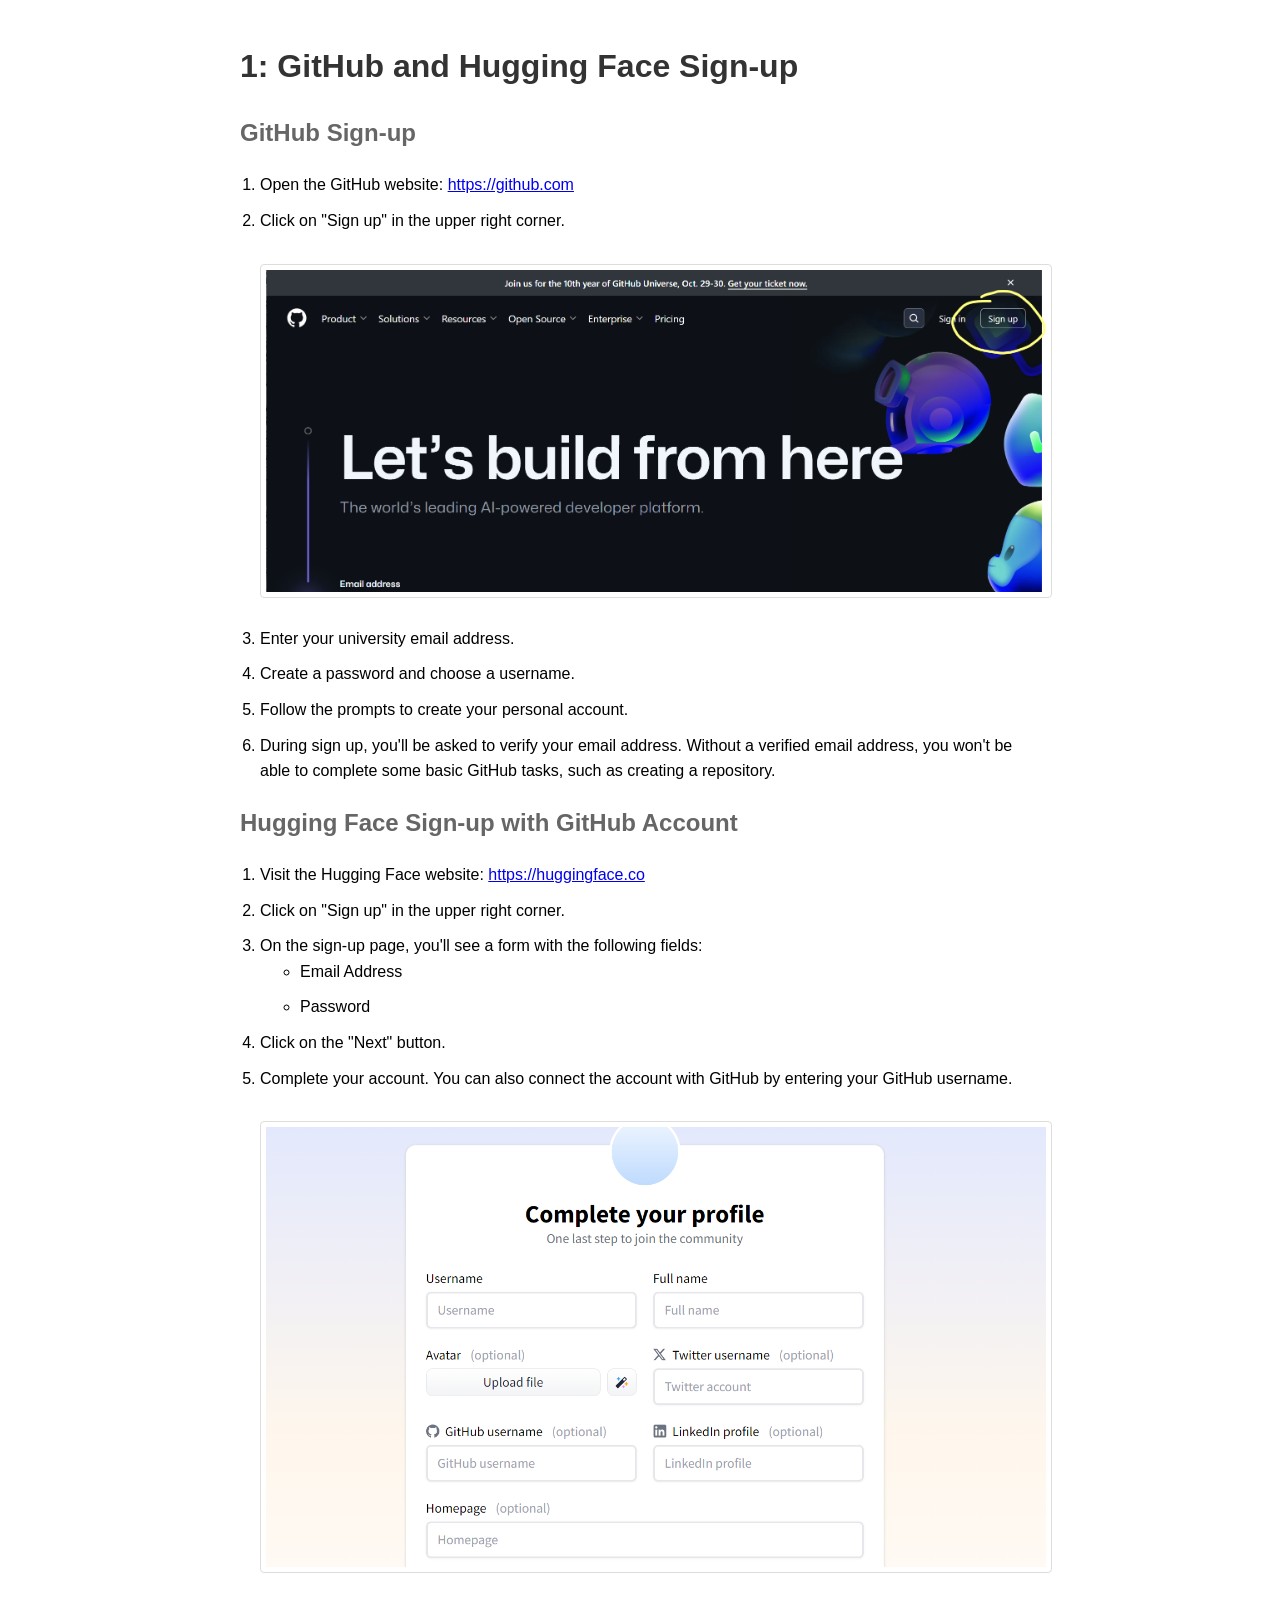
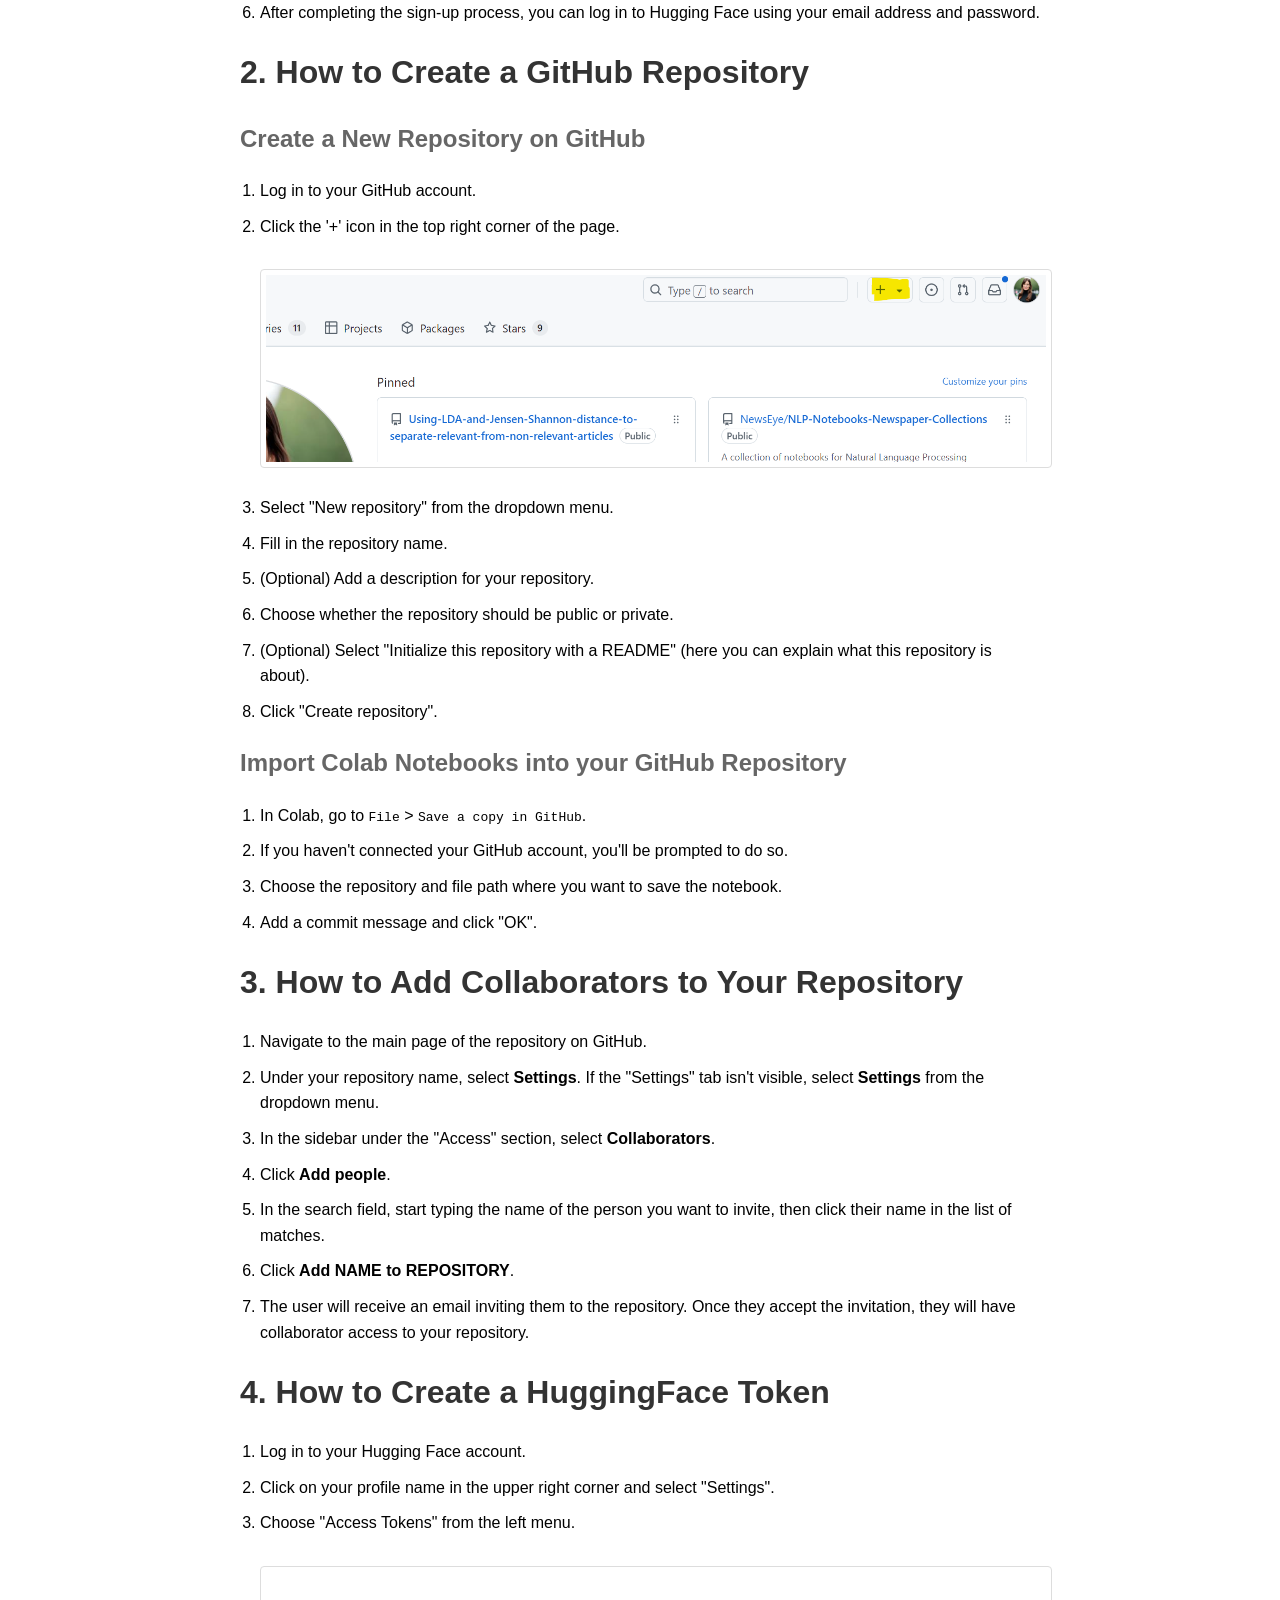
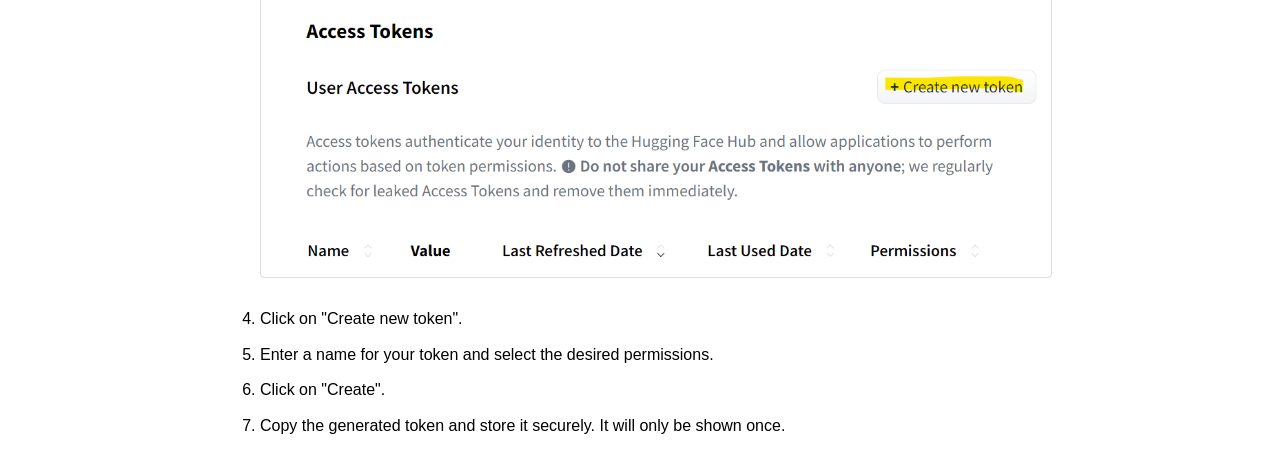
<file: Anleitungen.html>
<!DOCTYPE html>
<html lang="en">
<head>
    <meta charset="UTF-8">
    <meta name="viewport" content="width=device-width, initial-scale=1.0">
    <title>Guide: GitHub and Hugging Face Sign-up</title>
    <style>
        body {
            font-family: Arial, sans-serif;
            line-height: 1.6;
            padding: 20px;
            max-width: 800px;
            margin: 0 auto;
        }
        h1 {
            color: #333;
        }
        h2 {
            color: #666;
        }
        ol {
            padding-left: 20px;
        }
        li {
            margin-bottom: 10px;
        }
        img {
            max-width: 100%;
            height: auto;
            margin: 20px 0;
            border: 1px solid #ddd;
            border-radius: 4px;
            padding: 5px;
        }
        .language-section {
            margin-bottom: 30px;
            padding: 15px;
            background-color: #f8f9fa;
            border-radius: 5px;
        }
    </style>
</head>
<body>
    <h1>1: GitHub and Hugging Face Sign-up</h1>
    
    <h2> GitHub Sign-up</h2>
    <ol>
        <li>Open the GitHub website: <a href="https://github.com">https://github.com</a></li>
        <li>Click on "Sign up" in the upper right corner.</li>
        <img src="Images/githup_signup.png" alt="GitHub Sign-up Page">
        <li>Enter your university email address.</li>
        <li>Create a password and choose a username.</li>
        <li>Follow the prompts to create your personal account.</li>
        <li>During sign up, you'll be asked to verify your email address. Without a verified email address, you won't be able to complete some basic GitHub tasks, such as creating a repository.</li>
    </ol>
    <h2> Hugging Face Sign-up with GitHub Account</h2>
    <ol>
        <li>Visit the Hugging Face website: <a href="https://huggingface.co">https://huggingface.co</a></li>
        <li>Click on "Sign up" in the upper right corner.</li>
        <li>On the sign-up page, you'll see a form with the following fields:
            <ul>
                <li>Email Address</li>
                <li>Password</li>
            </ul>
        </li>
        <li>Click on the "Next" button.</li>
        <li>Complete your account. You can also connect the account with GitHub by entering your GitHub username.</li>
        <img src="Images/hugging_face.png" alt="Hugging Face Sign-up Page">
        <li>After completing the sign-up process, you can log in to Hugging Face using your email address and password.</li>
    </ol>
    
    <h1>2. How to Create a GitHub Repository</h1>

    <h2> Create a New Repository on GitHub</h2>
    <ol>
        <li>Log in to your GitHub account.</li>
        <li>Click the '+' icon in the top right corner of the page.</li>
        <img src="Images/repositpory.png" alt="GitHub Repository">
        <li>Select "New repository" from the dropdown menu.</li>
        <li>Fill in the repository name.</li>
        <li>(Optional) Add a description for your repository.</li>
        <li>Choose whether the repository should be public or private.</li>
        <li>(Optional) Select "Initialize this repository with a README" (here you can explain what this repository is about).</li>
        <li>Click "Create repository".</li>
    </ol>
    <h2> Import Colab Notebooks into your GitHub Repository</h2>
    <ol>
        <li>In Colab, go to <code>File</code> &gt; <code>Save a copy in GitHub</code>.</li>
        <li>If you haven't connected your GitHub account, you'll be prompted to do so.</li>
        <li>Choose the repository and file path where you want to save the notebook.</li>
        <li>Add a commit message and click "OK".</li>
    </ol>

    <h1>3. How to Add Collaborators to Your Repository</h1>
        <ol>
            <li>Navigate to the main page of the repository on GitHub.</li>
            <li>Under your repository name, select <strong>Settings</strong>. If the "Settings" tab isn't visible, select <strong>Settings</strong> from the dropdown menu.</li>
            <li>In the sidebar under the "Access" section, select <strong>Collaborators</strong>.</li>
            <li>Click <strong>Add people</strong>.</li>
            <li>In the search field, start typing the name of the person you want to invite, then click their name in the list of matches.</li>
            <li>Click <strong>Add NAME to REPOSITORY</strong>.</li>
            <li>The user will receive an email inviting them to the repository. Once they accept the invitation, they will have collaborator access to your repository.</li>
        </ol>


    <h1>4. How to Create a HuggingFace Token</h1>

    <ol>
        <li>Log in to your Hugging Face account.</li>
        <li>Click on your profile name in the upper right corner and select "Settings".</li>
        <li>Choose "Access Tokens" from the left menu.</li>
        <img src="Images/token.png" alt="Hugging Face Token Page">
        <li>Click on "Create new token".</li>
        <li>Enter a name for your token and select the desired permissions.</li>
        <li>Click on "Create".</li>
        <li>Copy the generated token and store it securely. It will only be shown once.</li>
    </ol>


    
</body>
</html>
</file>
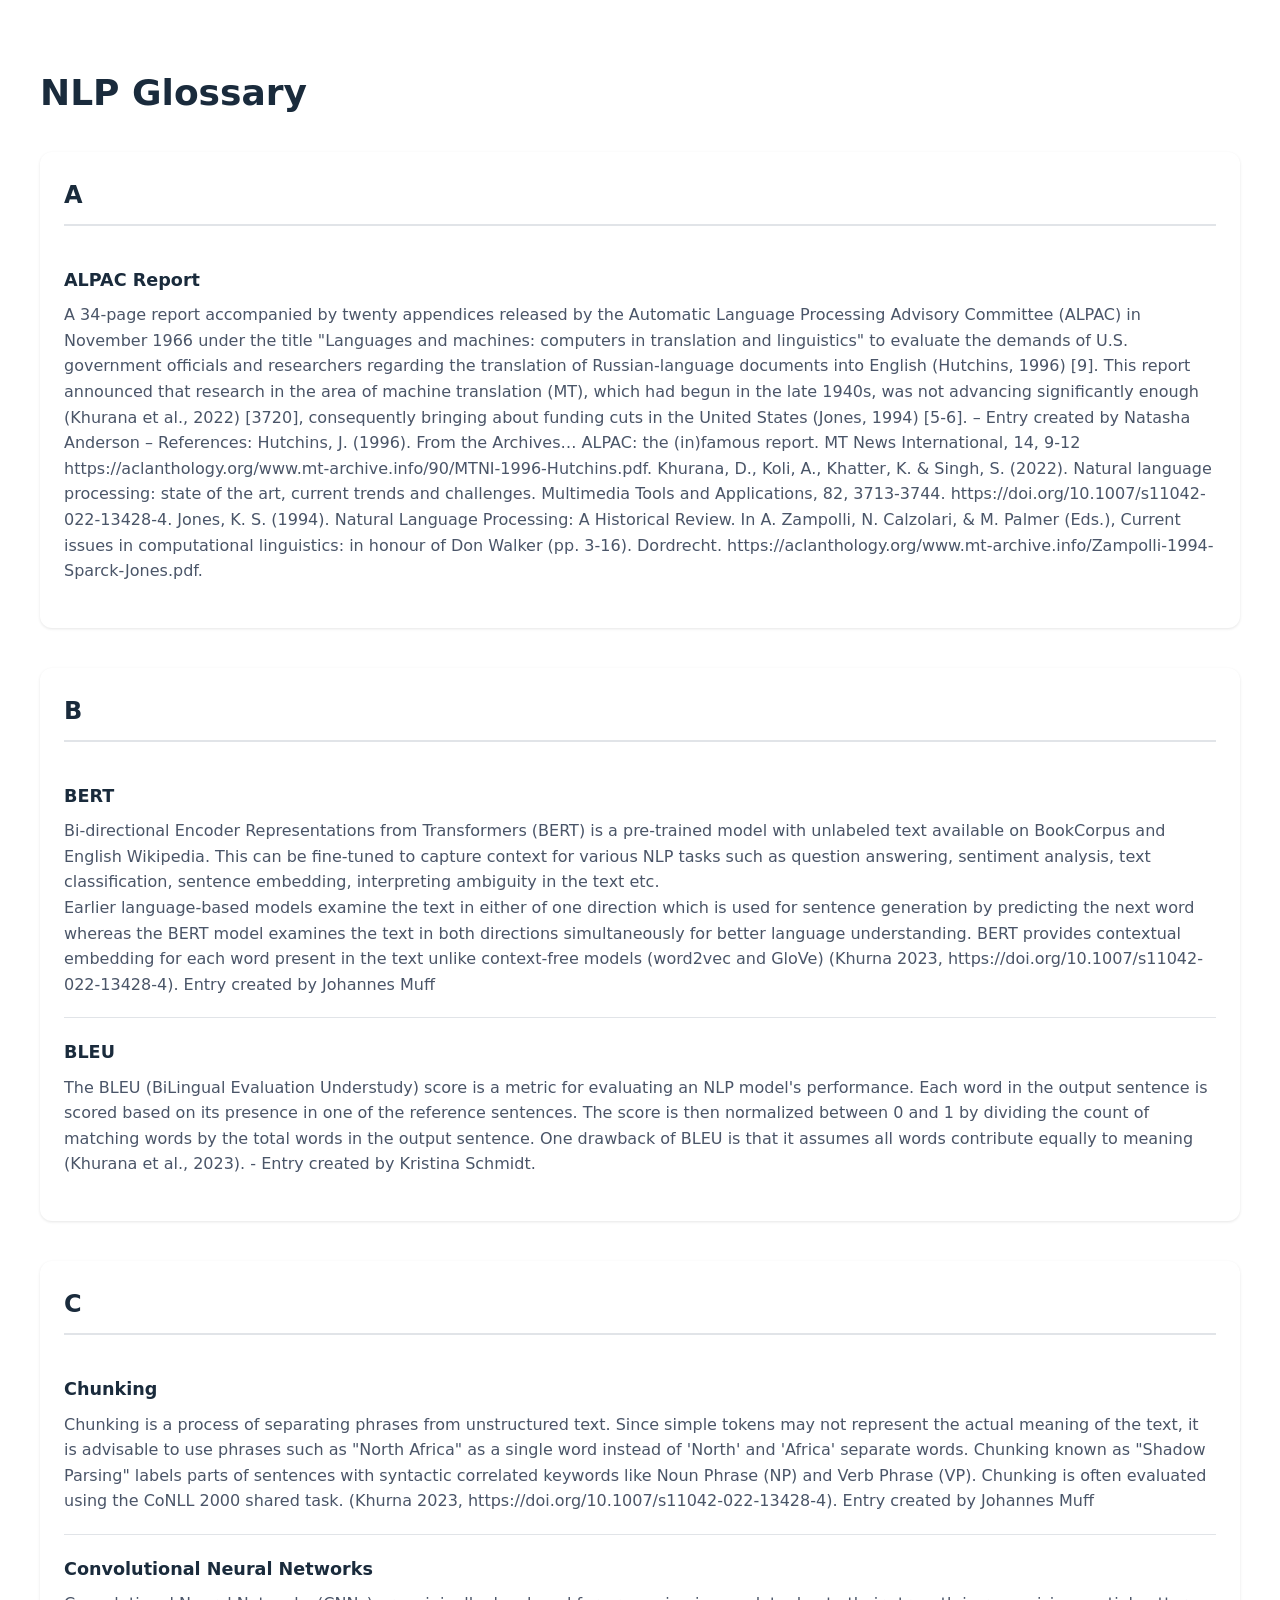
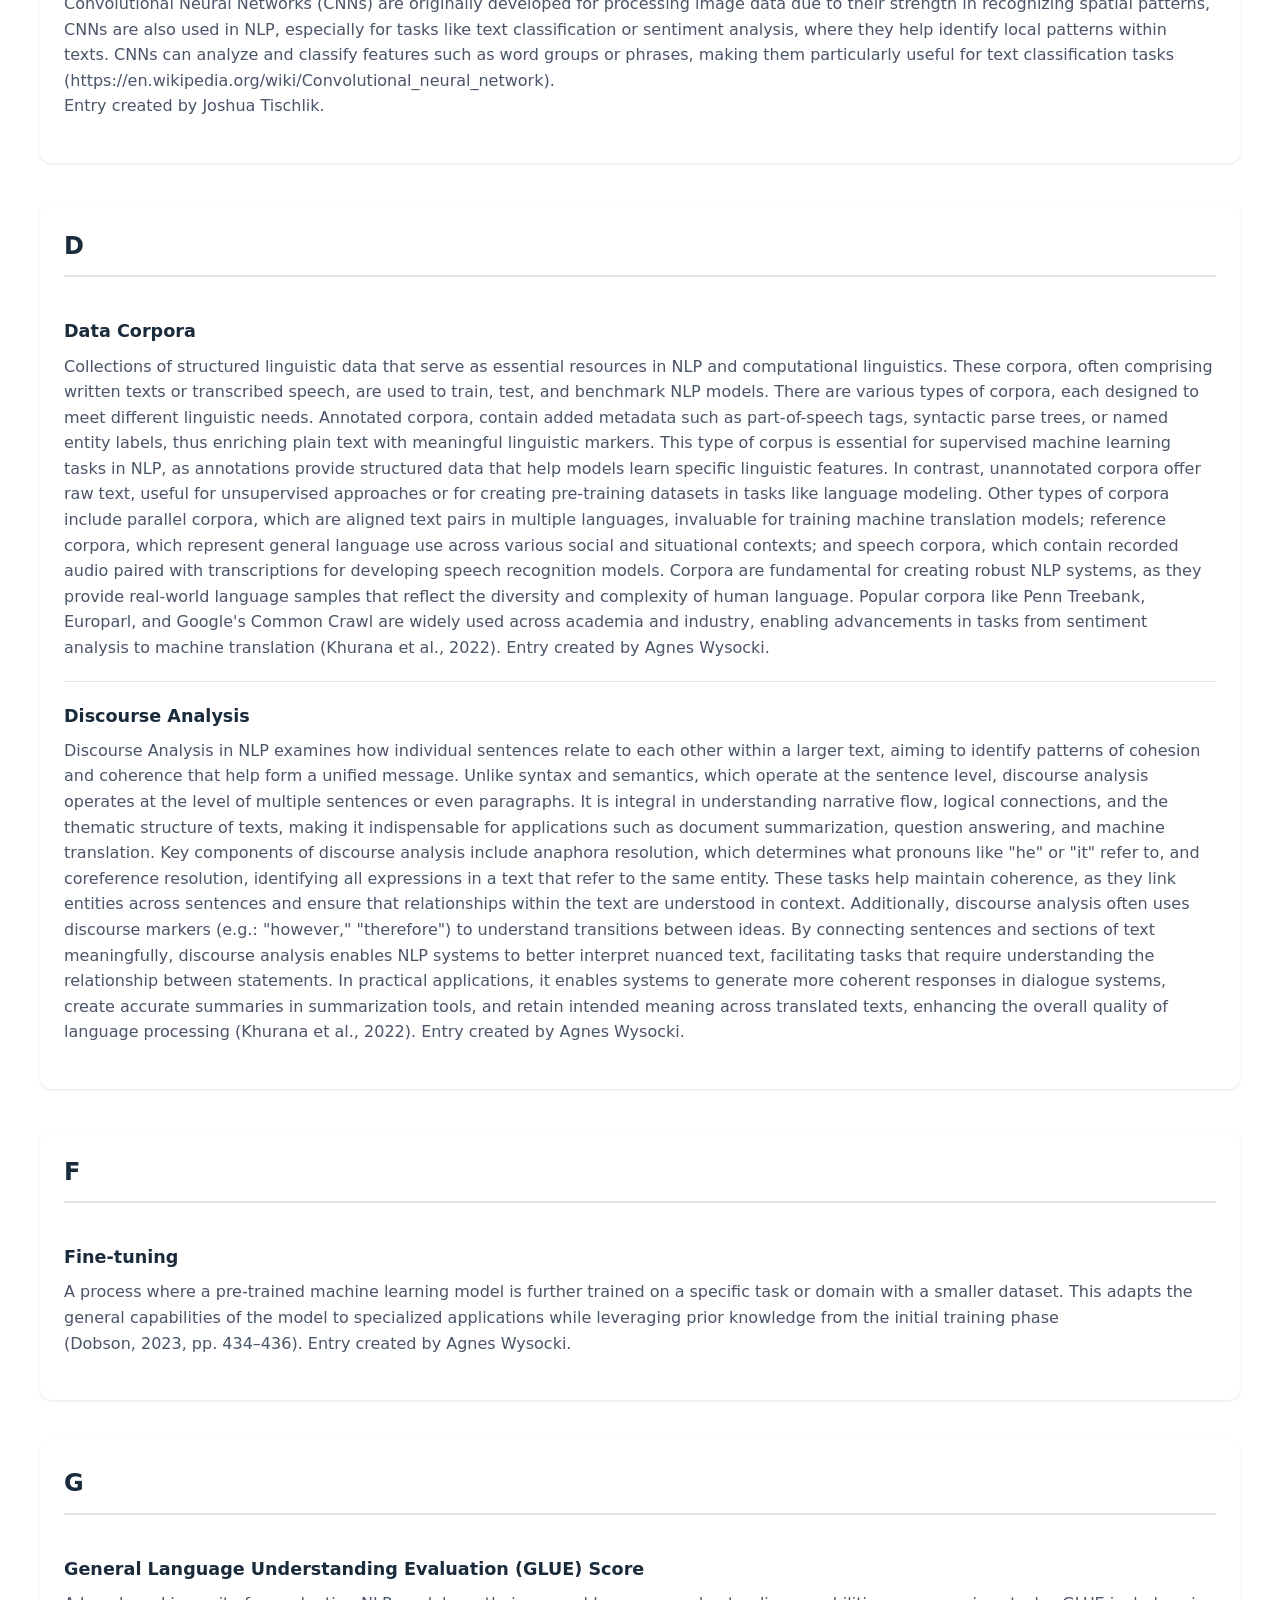
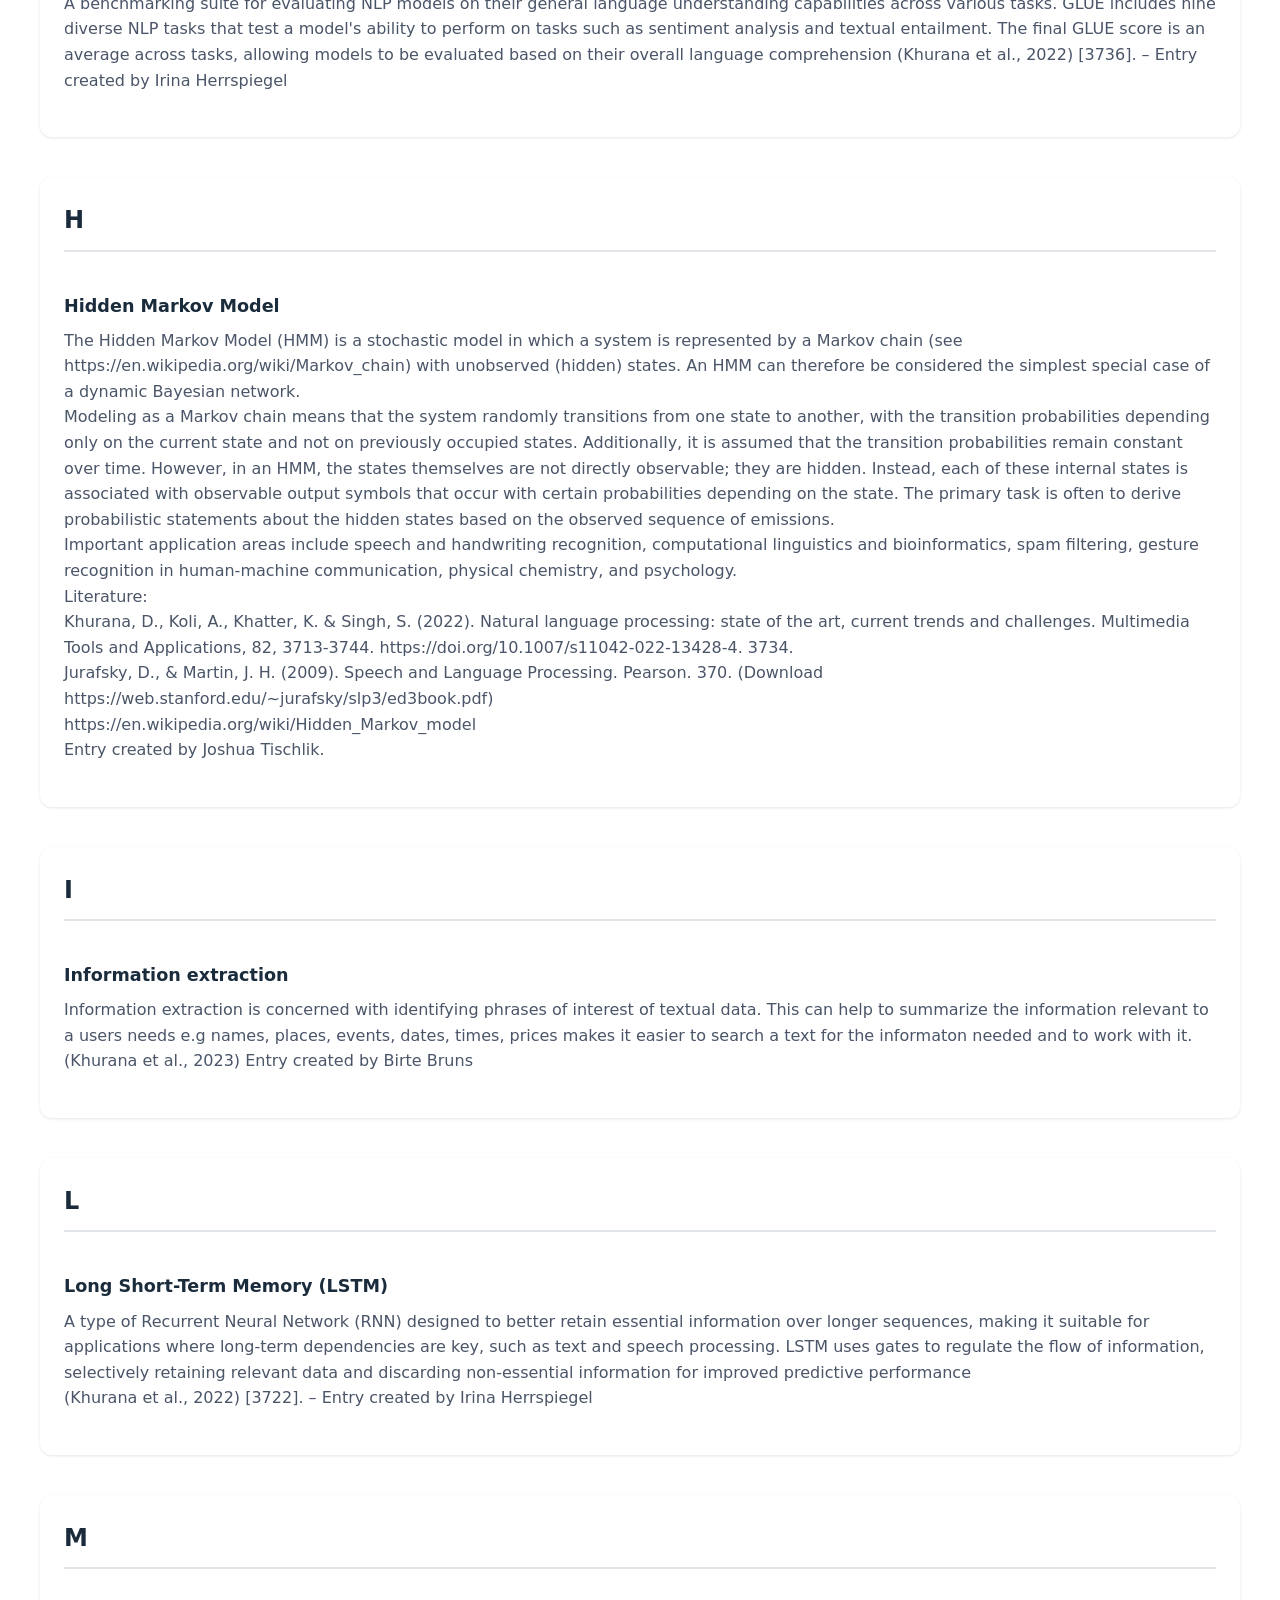
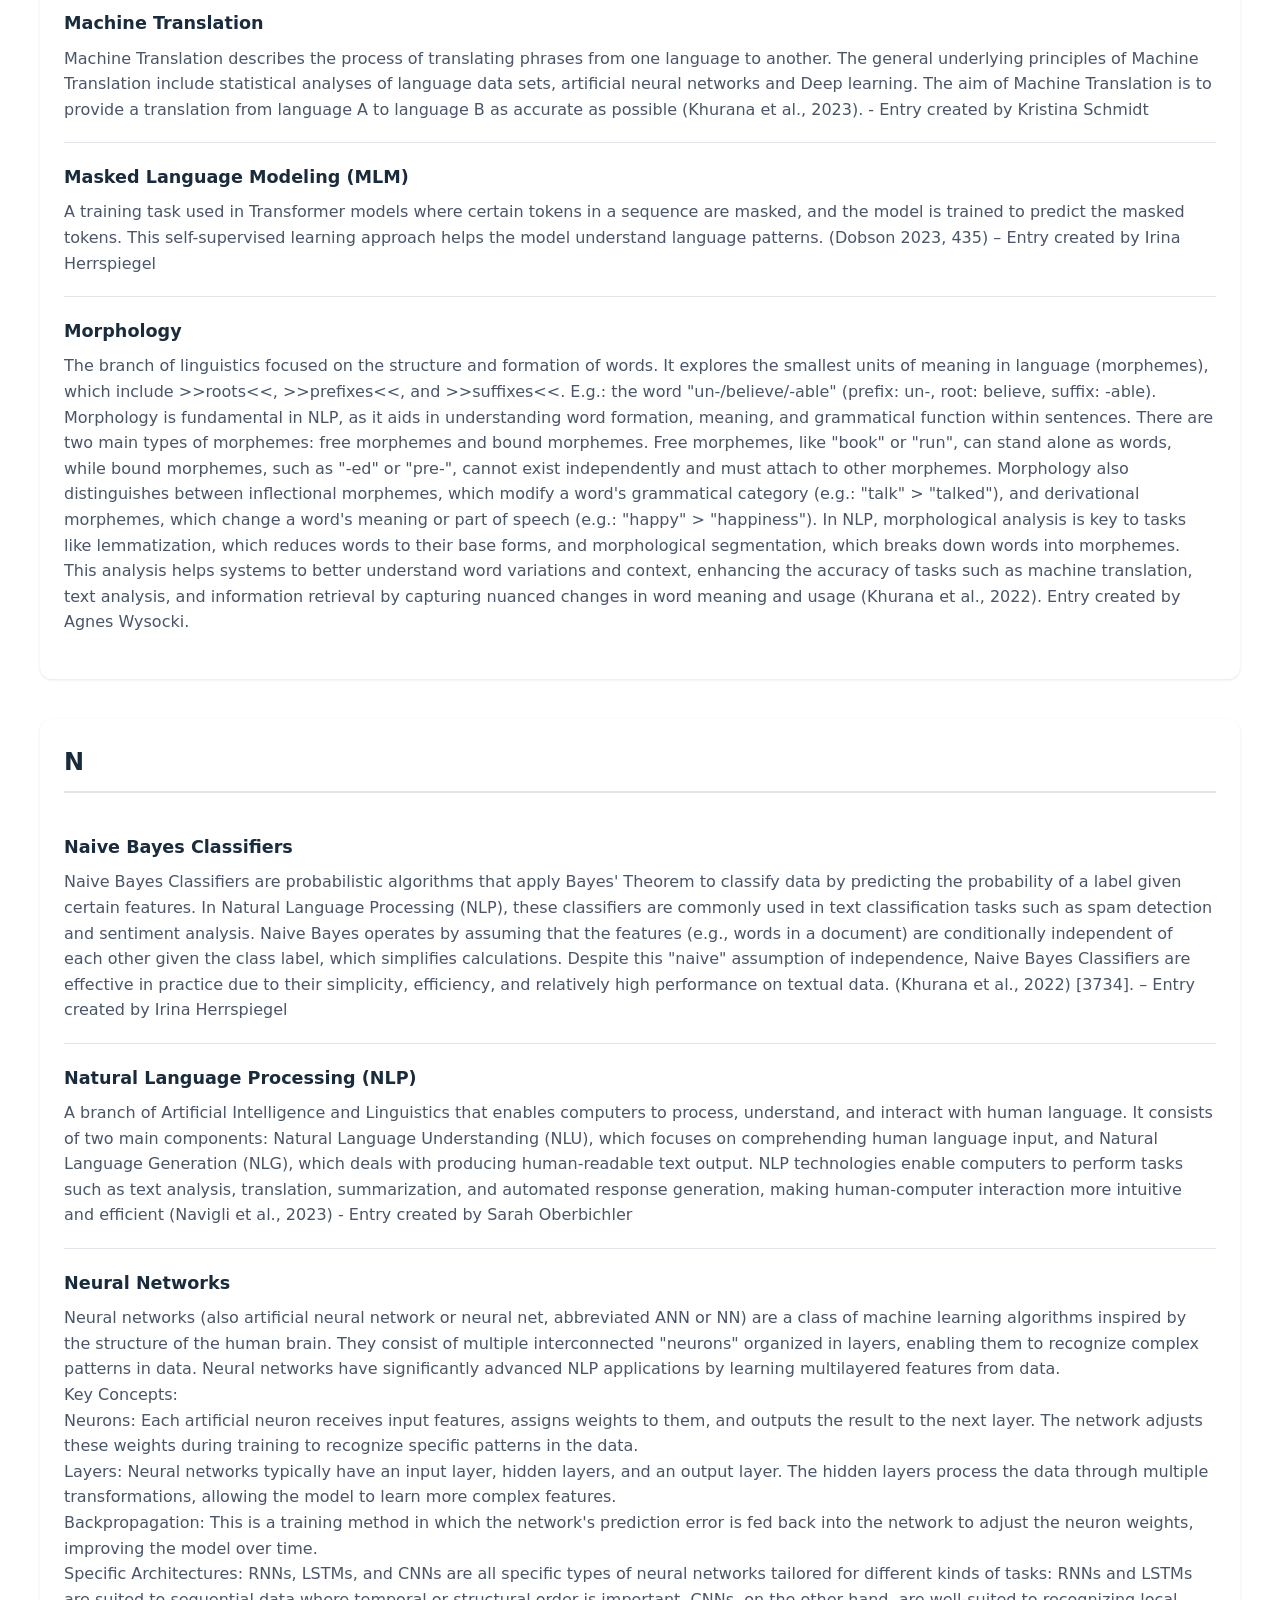
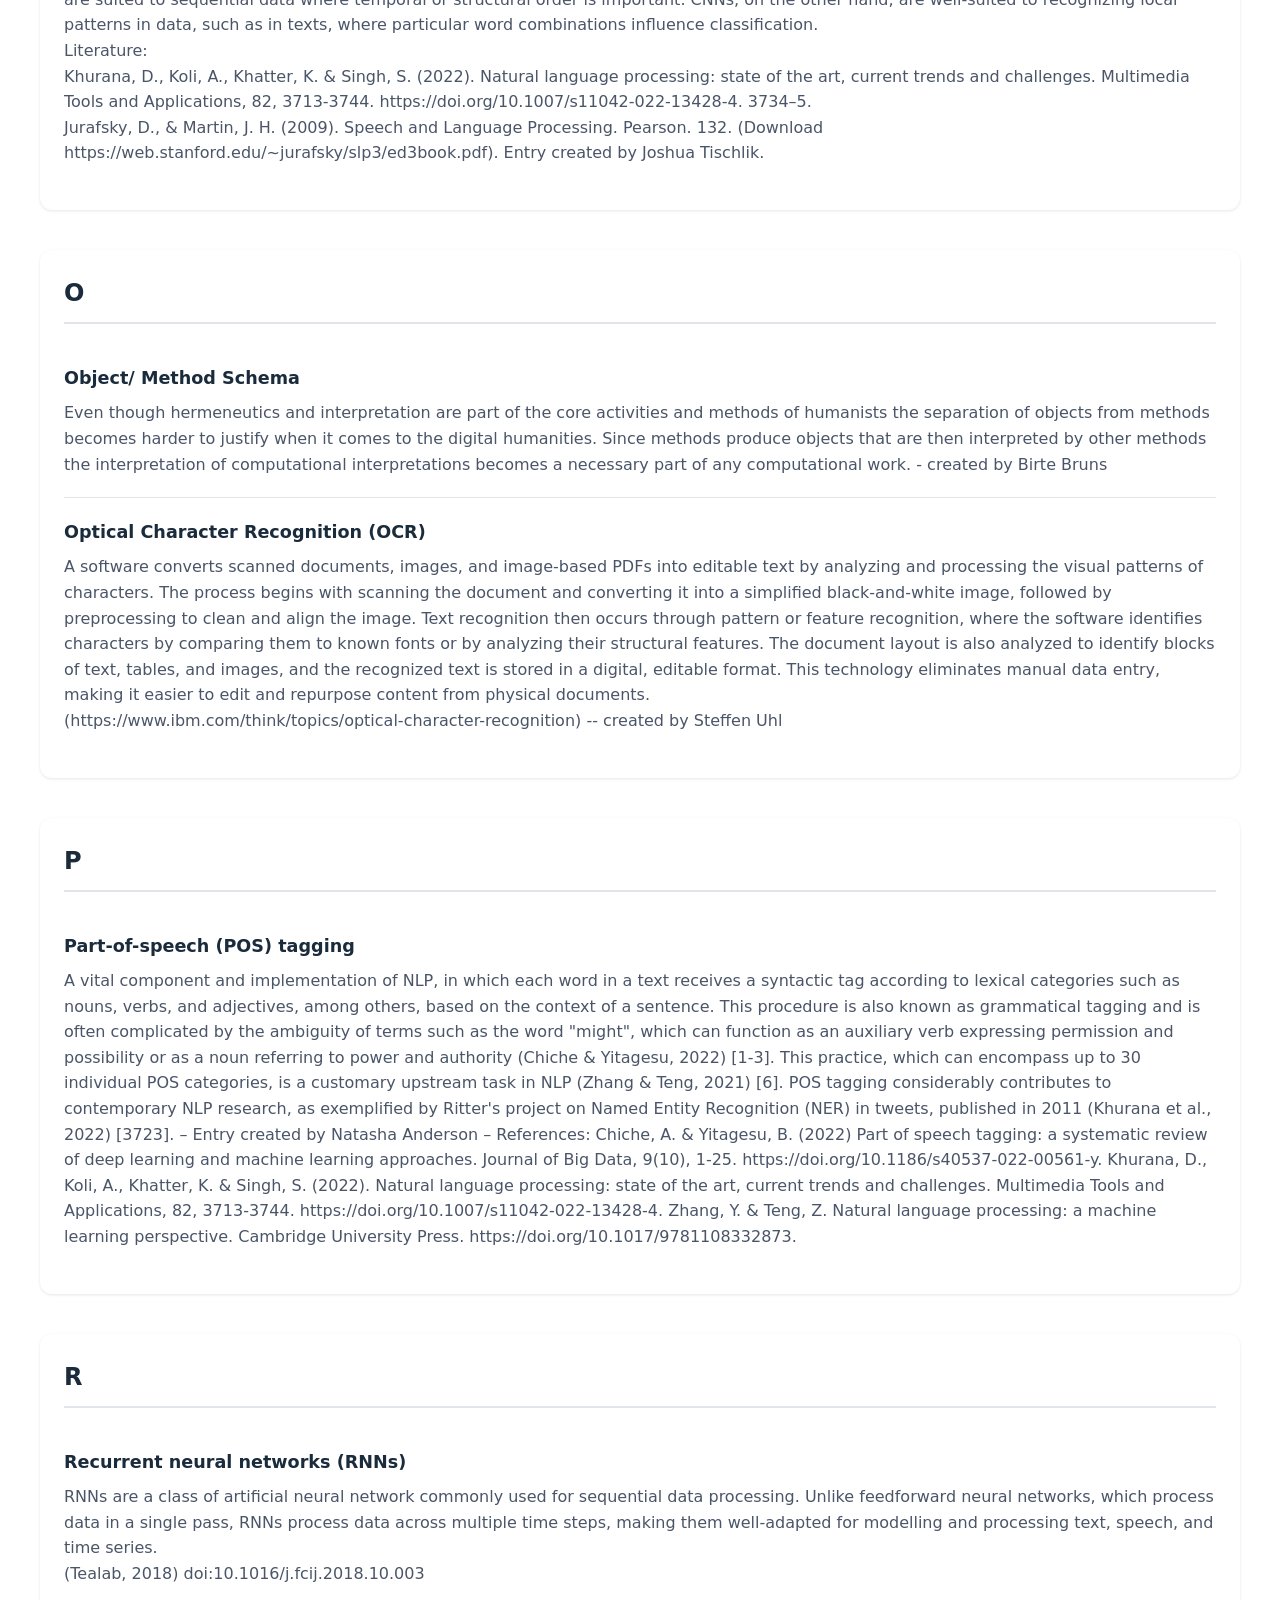
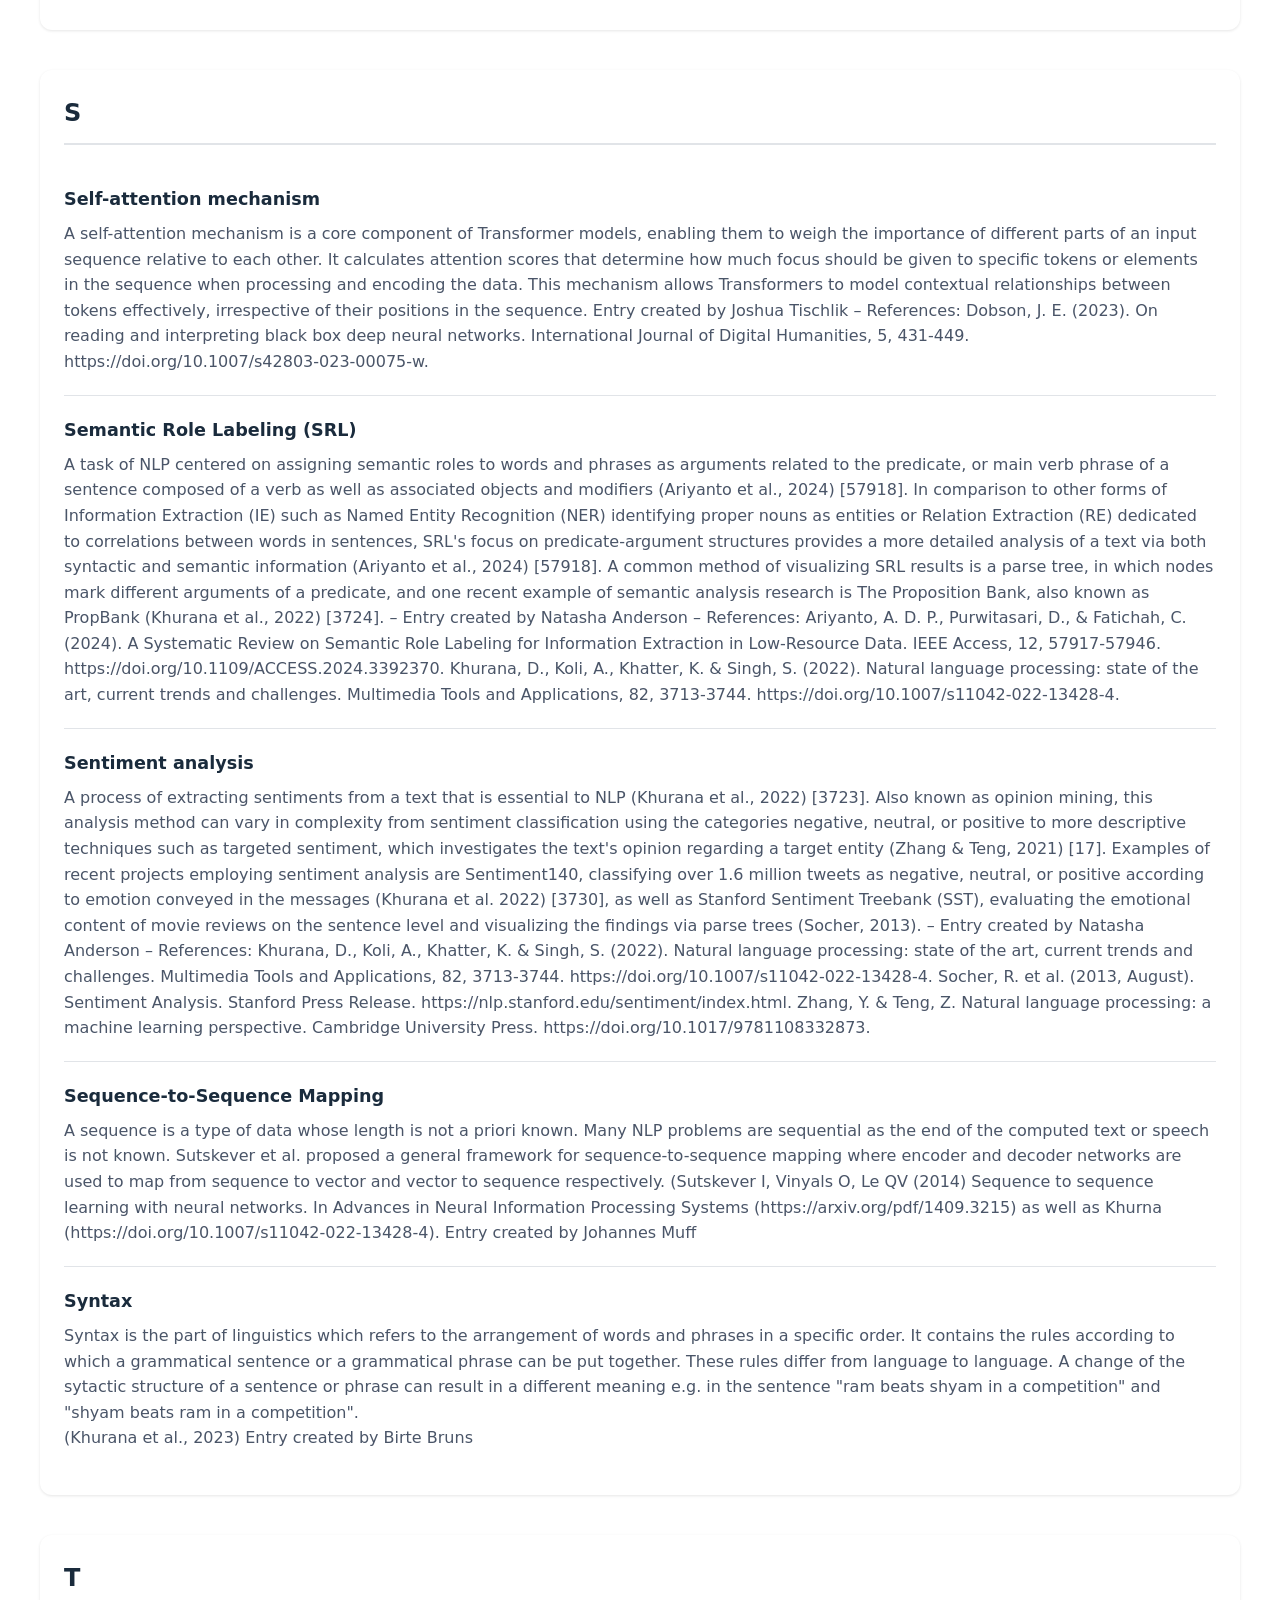
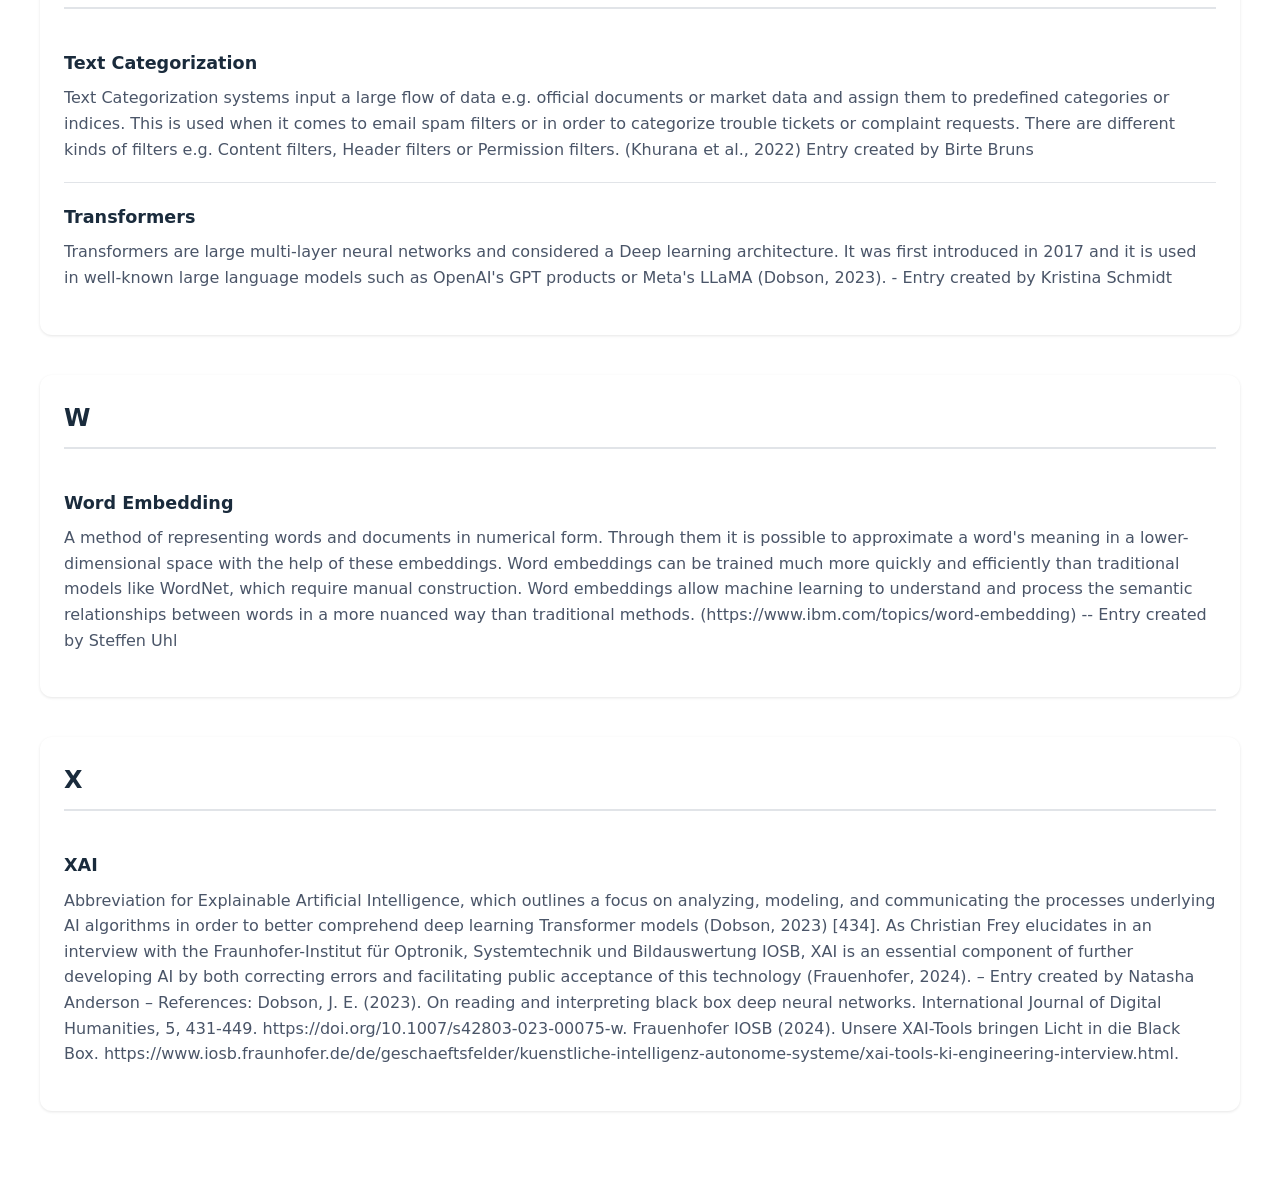
<file: Glossary.html>
<!DOCTYPE html>
<html lang="en">
<head>
    <meta charset="UTF-8">
    <meta name="viewport" content="width=device-width, initial-scale=1.0"> 
    <title>NLP Glossary</title>
    <style>
        body {
            font-family: system-ui, -apple-system, BlinkMacSystemFont, 'Segoe UI', Roboto, Oxygen, Ubuntu, Cantarell, sans-serif;
            margin: 0;
            padding: 40px;
            background-color: #ffffff;
            color: #1a2b3c;
            line-height: 1.6;
        }
        .container {
            max-width: 1200px;
            margin: 0 auto;
        }
        h1 {
            color: #1a2b3c;
            font-size: 36px;
            margin-bottom: 30px;
            font-weight: 600;
        }
        .glossary-item {
            border-bottom: 1px solid #e1e4e8;
            padding: 20px 0;
        }
        .glossary-item:last-child {
            border-bottom: none;
        }
        .term {
            font-weight: 600;
            margin-bottom: 8px;
            color: #1a2b3c;
            font-size: 1.1em;
        }
        .definition {
            color: #4a5568;
            line-height: 1.6;
            white-space: pre-wrap;
        }
        .letter-section {
            margin-bottom: 40px;
            background: #ffffff;
            border-radius: 12px;
            padding: 24px;
            box-shadow: 0 1px 3px rgba(0,0,0,0.1);
        }
        .letter-header {
            font-size: 24px;
            color: #1a2b3c;
            margin-bottom: 20px;
            padding-bottom: 10px;
            border-bottom: 2px solid #e1e4e8;
            font-weight: 600;
        }
    </style>
</head>
<body>
    <div class="container">
        <h1>NLP Glossary</h1>

        <div class="letter-section">
            <div class="letter-header">A</div>
            <div class="glossary-item">
                <div class="term">ALPAC Report</div>
                <div class="definition">A 34-page report accompanied by twenty appendices released by the Automatic Language Processing Advisory Committee (ALPAC) in November 1966 under the title "Languages and machines: computers in translation and linguistics" to evaluate the demands of U.S. government officials and researchers regarding the translation of Russian-language documents into English (Hutchins, 1996) [9]. This report announced that research in the area of machine translation (MT), which had begun in the late 1940s, was not advancing significantly enough (Khurana et al., 2022) [3720], consequently bringing about funding cuts in the United States (Jones, 1994) [5-6]. – Entry created by Natasha Anderson – References: Hutchins, J. (1996). From the Archives… ALPAC: the (in)famous report. MT News International, 14, 9-12 https://aclanthology.org/www.mt-archive.info/90/MTNI-1996-Hutchins.pdf. Khurana, D., Koli, A., Khatter, K. & Singh, S. (2022). Natural language processing: state of the art, current trends and challenges. Multimedia Tools and Applications, 82, 3713-3744. https://doi.org/10.1007/s11042-022-13428-4. Jones, K. S. (1994). Natural Language Processing: A Historical Review. In A. Zampolli, N. Calzolari, & M. Palmer (Eds.), Current issues in computational linguistics: in honour of Don Walker (pp. 3-16). Dordrecht. https://aclanthology.org/www.mt-archive.info/Zampolli-1994-Sparck-Jones.pdf.</div>
            </div>
        </div>

        <div class="letter-section">
            <div class="letter-header">B</div>
            <div class="glossary-item">
                <div class="term">BERT</div>
                <div class="definition">Bi-directional Encoder Representations from Transformers (BERT) is a pre-trained model with unlabeled text available on BookCorpus and English Wikipedia. This can be fine-tuned to capture context for various NLP tasks such as question answering, sentiment analysis, text classification, sentence embedding, interpreting ambiguity in the text etc.
Earlier language-based models examine the text in either of one direction which is used for sentence generation by predicting the next word whereas the BERT model examines the text in both directions simultaneously for better language understanding. BERT provides contextual embedding for each word present in the text unlike context-free models (word2vec and GloVe) (Khurna 2023, https://doi.org/10.1007/s11042-022-13428-4). Entry created by Johannes Muff</div>
            </div>
            <div class="glossary-item">
                <div class="term">BLEU</div>
                <div class="definition">The BLEU (BiLingual Evaluation Understudy) score is a metric for evaluating an NLP model's performance. Each word in the output sentence is scored based on its presence in one of the reference sentences. The score is then normalized between 0 and 1 by dividing the count of matching words by the total words in the output sentence. One drawback of BLEU is that it assumes all words contribute equally to meaning (Khurana et al., 2023). - Entry created by Kristina Schmidt.</div>
            </div>
        </div>

        <div class="letter-section">
            <div class="letter-header">C</div>
            <div class="glossary-item">
                <div class="term">Chunking</div>
                <div class="definition">Chunking is a process of separating phrases from unstructured text. Since simple tokens may not represent the actual meaning of the text, it is advisable to use phrases such as "North Africa" as a single word instead of 'North' and 'Africa' separate words. Chunking known as "Shadow Parsing" labels parts of sentences with syntactic correlated keywords like Noun Phrase (NP) and Verb Phrase (VP). Chunking is often evaluated using the CoNLL 2000 shared task. (Khurna 2023, https://doi.org/10.1007/s11042-022-13428-4). Entry created by Johannes Muff</div>
            </div>
            <div class="glossary-item">
                <div class="term">Convolutional Neural Networks</div>
                <div class="definition">Convolutional Neural Networks (CNNs) are originally developed for processing image data due to their strength in recognizing spatial patterns, CNNs are also used in NLP, especially for tasks like text classification or sentiment analysis, where they help identify local patterns within texts. CNNs can analyze and classify features such as word groups or phrases, making them particularly useful for text classification tasks (https://en.wikipedia.org/wiki/Convolutional_neural_network).
Entry created by Joshua Tischlik.</div>
            </div>
        </div>

        <div class="letter-section">
            <div class="letter-header">D</div>
            <div class="glossary-item">
                <div class="term">Data Corpora</div>
                <div class="definition">Collections of structured linguistic data that serve as essential resources in NLP and computational linguistics. These corpora, often comprising written texts or transcribed speech, are used to train, test, and benchmark NLP models. There are various types of corpora, each designed to meet different linguistic needs. Annotated corpora, contain added metadata such as part-of-speech tags, syntactic parse trees, or named entity labels, thus enriching plain text with meaningful linguistic markers. This type of corpus is essential for supervised machine learning tasks in NLP, as annotations provide structured data that help models learn specific linguistic features. In contrast, unannotated corpora offer raw text, useful for unsupervised approaches or for creating pre-training datasets in tasks like language modeling. Other types of corpora include parallel corpora, which are aligned text pairs in multiple languages, invaluable for training machine translation models; reference corpora, which represent general language use across various social and situational contexts; and speech corpora, which contain recorded audio paired with transcriptions for developing speech recognition models. Corpora are fundamental for creating robust NLP systems, as they provide real-world language samples that reflect the diversity and complexity of human language. Popular corpora like Penn Treebank, Europarl, and Google's Common Crawl are widely used across academia and industry, enabling advancements in tasks from sentiment analysis to machine translation​ (Khurana et al., 2022). Entry created by Agnes Wysocki.</div>
            </div>
            <div class="glossary-item">
                <div class="term">Discourse Analysis</div>
                <div class="definition">Discourse Analysis in NLP examines how individual sentences relate to each other within a larger text, aiming to identify patterns of cohesion and coherence that help form a unified message. Unlike syntax and semantics, which operate at the sentence level, discourse analysis operates at the level of multiple sentences or even paragraphs. It is integral in understanding narrative flow, logical connections, and the thematic structure of texts, making it indispensable for applications such as document summarization, question answering, and machine translation. Key components of discourse analysis include anaphora resolution, which determines what pronouns like "he" or "it" refer to, and coreference resolution, identifying all expressions in a text that refer to the same entity. These tasks help maintain coherence, as they link entities across sentences and ensure that relationships within the text are understood in context. Additionally, discourse analysis often uses discourse markers (e.g.: "however," "therefore") to understand transitions between ideas. By connecting sentences and sections of text meaningfully, discourse analysis enables NLP systems to better interpret nuanced text, facilitating tasks that require understanding the relationship between statements. In practical applications, it enables systems to generate more coherent responses in dialogue systems, create accurate summaries in summarization tools, and retain intended meaning across translated texts, enhancing the overall quality of language processing​ (Khurana et al., 2022). Entry created by Agnes Wysocki.</div>
            </div>
        </div>

        <div class="letter-section">
            <div class="letter-header">F</div>
            <div class="glossary-item">
                <div class="term">Fine-tuning</div>
                <div class="definition">A process where a pre-trained machine learning model is further trained on a specific task or domain with a smaller dataset. This adapts the general capabilities of the model to specialized applications while leveraging prior knowledge from the initial training phase
(Dobson, 2023, pp. 434–436). Entry created by Agnes Wysocki.</div>
            </div>
        </div>

        <div class="letter-section">
            <div class="letter-header">G</div>
            <div class="glossary-item">
                <div class="term">General Language Understanding Evaluation (GLUE) Score</div>
                <div class="definition">A benchmarking suite for evaluating NLP models on their general language understanding capabilities across various tasks. GLUE includes nine diverse NLP tasks that test a model's ability to perform on tasks such as sentiment analysis and textual entailment. The final GLUE score is an average across tasks, allowing models to be evaluated based on their overall language comprehension (Khurana et al., 2022) [3736]. – Entry created by Irina Herrspiegel</div>
            </div>
        </div>

        <div class="letter-section">
            <div class="letter-header">H</div>
            <div class="glossary-item">
                <div class="term">Hidden Markov Model</div>
                <div class="definition">The Hidden Markov Model (HMM) is a stochastic model in which a system is represented by a Markov chain (see https://en.wikipedia.org/wiki/Markov_chain) with unobserved (hidden) states. An HMM can therefore be considered the simplest special case of a dynamic Bayesian network.
Modeling as a Markov chain means that the system randomly transitions from one state to another, with the transition probabilities depending only on the current state and not on previously occupied states. Additionally, it is assumed that the transition probabilities remain constant over time. However, in an HMM, the states themselves are not directly observable; they are hidden. Instead, each of these internal states is associated with observable output symbols that occur with certain probabilities depending on the state. The primary task is often to derive probabilistic statements about the hidden states based on the observed sequence of emissions.
Important application areas include speech and handwriting recognition, computational linguistics and bioinformatics, spam filtering, gesture recognition in human-machine communication, physical chemistry, and psychology.
Literature: 
Khurana, D., Koli, A., Khatter, K. & Singh, S. (2022). Natural language processing: state of the art, current trends and challenges. Multimedia Tools and Applications, 82, 3713-3744. https://doi.org/10.1007/s11042-022-13428-4. 3734. 
Jurafsky, D., & Martin, J. H. (2009). Speech and Language Processing. Pearson. 370. (Download https://web.stanford.edu/~jurafsky/slp3/ed3book.pdf)
https://en.wikipedia.org/wiki/Hidden_Markov_model
Entry created by Joshua Tischlik.</div>
            </div>
        </div>

        <div class="letter-section">
            <div class="letter-header">I</div>
            <div class="glossary-item">
                <div class="term">Information extraction</div>
                <div class="definition">Information extraction is concerned with identifying phrases of interest of textual data. This can help to summarize the information relevant to a users needs e.g names, places, events, dates, times, prices makes it easier to search a text for the informaton needed and to work with it. (Khurana et al., 2023) Entry created by Birte Bruns</div>
            </div>
        </div>

        <div class="letter-section">
            <div class="letter-header">L</div>
            <div class="glossary-item">
                <div class="term">Long Short-Term Memory (LSTM)</div>
                <div class="definition">A type of Recurrent Neural Network (RNN) designed to better retain essential information over longer sequences, making it suitable for applications where long-term dependencies are key, such as text and speech processing. LSTM uses gates to regulate the flow of information, selectively retaining relevant data and discarding non-essential information for improved predictive performance 
(Khurana et al., 2022) [3722]. – Entry created by Irina Herrspiegel</div>
            </div>
        </div>

        <div class="letter-section">
            <div class="letter-header">M</div>
            <div class="glossary-item">
                <div class="term">Machine Translation</div>
                <div class="definition">Machine Translation describes the process of translating phrases from one language to another. The general underlying principles of Machine Translation include statistical analyses of language data sets, artificial neural networks and Deep learning. The aim of Machine Translation is to provide a translation from language A to language B as accurate as possible (Khurana et al., 2023). - Entry created by Kristina Schmidt</div>
            </div>
            <div class="glossary-item">
                <div class="term">Masked Language Modeling (MLM)</div>
                <div class="definition">A training task used in Transformer models where certain tokens in a sequence are masked, and the model is trained to predict the masked tokens. This self-supervised learning approach helps the model understand language patterns. (Dobson 2023, 435) – Entry created by Irina Herrspiegel</div>
            </div>
            <div class="glossary-item">
                <div class="term">Morphology</div>
                <div class="definition">The branch of linguistics focused on the structure and formation of words. It explores the smallest units of meaning in language (morphemes), which include >>roots<<, >>prefixes<<, and >>suffixes<<. E.g.: the word "un-/believe/-able" (prefix: un-, root: believe, suffix: -able). Morphology is fundamental in NLP, as it aids in understanding word formation, meaning, and grammatical function within sentences. There are two main types of morphemes: free morphemes and bound morphemes. Free morphemes, like "book" or "run", can stand alone as words, while bound morphemes, such as "-ed" or "pre-", cannot exist independently and must attach to other morphemes. Morphology also distinguishes between inflectional morphemes, which modify a word's grammatical category (e.g.: "talk" > "talked"), and derivational morphemes, which change a word's meaning or part of speech (e.g.: "happy" > "happiness"). In NLP, morphological analysis is key to tasks like lemmatization, which reduces words to their base forms, and morphological segmentation, which breaks down words into morphemes. This analysis helps systems to better understand word variations and context, enhancing the accuracy of tasks such as machine translation, text analysis, and information retrieval by capturing nuanced changes in word meaning and usage​ (Khurana et al., 2022). Entry created by Agnes Wysocki.</div>
            </div>
        </div>

        <div class="letter-section">
            <div class="letter-header">N</div>
            <div class="glossary-item">
                <div class="term">Naive Bayes Classifiers</div>
                <div class="definition">Naive Bayes Classifiers are probabilistic algorithms that apply Bayes' Theorem to classify data by predicting the probability of a label given certain features. In Natural Language Processing (NLP), these classifiers are commonly used in text classification tasks such as spam detection and sentiment analysis. Naive Bayes operates by assuming that the features (e.g., words in a document) are conditionally independent of each other given the class label, which simplifies calculations. Despite this "naive" assumption of independence, Naive Bayes Classifiers are effective in practice due to their simplicity, efficiency, and relatively high performance on textual data. (Khurana et al., 2022) [3734]. – Entry created by Irina Herrspiegel</div>
            </div>
            <div class="glossary-item">
                <div class="term">Natural Language Processing (NLP)</div>
                <div class="definition">A branch of Artificial Intelligence and Linguistics that enables computers to process, understand, and interact with human language. It consists of two main components: Natural Language Understanding (NLU), which focuses on comprehending human language input, and Natural Language Generation (NLG), which deals with producing human-readable text output. NLP technologies enable computers to perform tasks such as text analysis, translation, summarization, and automated response generation, making human-computer interaction more intuitive and efficient (Navigli et al., 2023) - Entry created by Sarah Oberbichler</div>
            </div>
            <div class="glossary-item">
                <div class="term">Neural Networks</div>
                <div class="definition">Neural networks (also artificial neural network or neural net, abbreviated ANN or NN) are a class of machine learning algorithms inspired by the structure of the human brain. They consist of multiple interconnected "neurons" organized in layers, enabling them to recognize complex patterns in data. Neural networks have significantly advanced NLP applications by learning multilayered features from data.
Key Concepts:
Neurons: Each artificial neuron receives input features, assigns weights to them, and outputs the result to the next layer. The network adjusts these weights during training to recognize specific patterns in the data.
Layers: Neural networks typically have an input layer, hidden layers, and an output layer. The hidden layers process the data through multiple transformations, allowing the model to learn more complex features.
Backpropagation: This is a training method in which the network's prediction error is fed back into the network to adjust the neuron weights, improving the model over time.
Specific Architectures: RNNs, LSTMs, and CNNs are all specific types of neural networks tailored for different kinds of tasks: RNNs and LSTMs are suited to sequential data where temporal or structural order is important. CNNs, on the other hand, are well-suited to recognizing local patterns in data, such as in texts, where particular word combinations influence classification.
Literature: 
Khurana, D., Koli, A., Khatter, K. & Singh, S. (2022). Natural language processing: state of the art, current trends and challenges. Multimedia Tools and Applications, 82, 3713-3744. https://doi.org/10.1007/s11042-022-13428-4. 3734–5. 
Jurafsky, D., & Martin, J. H. (2009). Speech and Language Processing. Pearson. 132. (Download https://web.stanford.edu/~jurafsky/slp3/ed3book.pdf). Entry created by Joshua Tischlik.</div>
            </div>
        </div>

        <div class="letter-section">
            <div class="letter-header">O</div>
            <div class="glossary-item">
                <div class="term">Object/ Method Schema</div>
                <div class="definition">Even though hermeneutics and interpretation are part of the core activities and methods of humanists the separation of objects from methods becomes harder to justify when it comes to the digital humanities. Since methods produce objects that are then interpreted by other methods the interpretation of computational interpretations becomes a necessary part of any computational work. - created by Birte Bruns</div>
            </div>
            <div class="glossary-item">
                <div class="term">Optical Character Recognition (OCR)</div>
                <div class="definition">A software converts scanned documents, images, and image-based PDFs into editable text by analyzing and processing the visual patterns of characters. The process begins with scanning the document and converting it into a simplified black-and-white image, followed by preprocessing to clean and align the image. Text recognition then occurs through pattern or feature recognition, where the software identifies characters by comparing them to known fonts or by analyzing their structural features. The document layout is also analyzed to identify blocks of text, tables, and images, and the recognized text is stored in a digital, editable format. This technology eliminates manual data entry, making it easier to edit and repurpose content from physical documents.
(https://www.ibm.com/think/topics/optical-character-recognition) -- created by Steffen Uhl</div>
            </div>
        </div>

        <div class="letter-section">
            <div class="letter-header">P</div>
            <div class="glossary-item">
                <div class="term">Part-of-speech (POS) tagging</div>
                <div class="definition">A vital component and implementation of NLP, in which each word in a text receives a syntactic tag according to lexical categories such as nouns, verbs, and adjectives, among others, based on the context of a sentence. This procedure is also known as grammatical tagging and is often complicated by the ambiguity of terms such as the word "might", which can function as an auxiliary verb expressing permission and possibility or as a noun referring to power and authority (Chiche & Yitagesu, 2022) [1-3]. This practice, which can encompass up to 30 individual POS categories, is a customary upstream task in NLP (Zhang & Teng, 2021) [6]. POS tagging considerably contributes to contemporary NLP research, as exemplified by Ritter's project on Named Entity Recognition (NER) in tweets, published in 2011 (Khurana et al., 2022) [3723]. – Entry created by Natasha Anderson – References: Chiche, A. & Yitagesu, B. (2022) Part of speech tagging: a systematic review of deep learning and machine learning approaches. Journal of Big Data, 9(10), 1-25. https://doi.org/10.1186/s40537-022-00561-y. Khurana, D., Koli, A., Khatter, K. & Singh, S. (2022). Natural language processing: state of the art, current trends and challenges. Multimedia Tools and Applications, 82, 3713-3744. https://doi.org/10.1007/s11042-022-13428-4. Zhang, Y. & Teng, Z. Natural language processing: a machine learning perspective. Cambridge University Press. https://doi.org/10.1017/9781108332873.</div>
            </div>
        </div>

        <div class="letter-section">
            <div class="letter-header">R</div>
            <div class="glossary-item">
                <div class="term">Recurrent neural networks (RNNs)</div>
                <div class="definition">RNNs are a class of artificial neural network commonly used for sequential data processing. Unlike feedforward neural networks, which process data in a single pass, RNNs process data across multiple time steps, making them well-adapted for modelling and processing text, speech, and time series.
(Tealab, 2018) doi:10.1016/j.fcij.2018.10.003</div>
            </div>
        </div>

        <div class="letter-section">
            <div class="letter-header">S</div>
            <div class="glossary-item">
                <div class="term">Self-attention mechanism</div>
                <div class="definition">A self-attention mechanism is a core component of Transformer models, enabling them to weigh the importance of different parts of an input sequence relative to each other. It calculates attention scores that determine how much focus should be given to specific tokens or elements in the sequence when processing and encoding the data. This mechanism allows Transformers to model contextual relationships between tokens effectively, irrespective of their positions in the sequence. Entry created by Joshua Tischlik – References: Dobson, J. E. (2023). On reading and interpreting black box deep neural networks. International Journal of Digital Humanities, 5, 431-449. https://doi.org/10.1007/s42803-023-00075-w.</div>
            </div>
            <div class="glossary-item">
                <div class="term">Semantic Role Labeling (SRL)</div>
                <div class="definition">A task of NLP centered on assigning semantic roles to words and phrases as arguments related to the predicate, or main verb phrase of a sentence composed of a verb as well as associated objects and modifiers (Ariyanto et al., 2024) [57918]. In comparison to other forms of Information Extraction (IE) such as Named Entity Recognition (NER) identifying proper nouns as entities or Relation Extraction (RE) dedicated to correlations between words in sentences, SRL's focus on predicate-argument structures provides a more detailed analysis of a text via both syntactic and semantic information (Ariyanto et al., 2024) [57918]. A common method of visualizing SRL results is a parse tree, in which nodes mark different arguments of a predicate, and one recent example of semantic analysis research is The Proposition Bank, also known as PropBank (Khurana et al., 2022) [3724]. – Entry created by Natasha Anderson – References: Ariyanto, A. D. P., Purwitasari, D., & Fatichah, C. (2024). A Systematic Review on Semantic Role Labeling for Information Extraction in Low-Resource Data. IEEE Access, 12, 57917-57946.  https://doi.org/10.1109/ACCESS.2024.3392370. Khurana, D., Koli, A., Khatter, K. & Singh, S. (2022). Natural language processing: state of the art, current trends and challenges. Multimedia Tools and Applications, 82, 3713-3744. https://doi.org/10.1007/s11042-022-13428-4.</div>
            </div>
            <div class="glossary-item">
                <div class="term">Sentiment analysis</div>
                <div class="definition">A process of extracting sentiments from a text that is essential to NLP (Khurana et al., 2022) [3723]. Also known as opinion mining, this analysis method can vary in complexity from sentiment classification using the categories negative, neutral, or positive to more descriptive techniques such as targeted sentiment, which investigates the text's opinion regarding a target entity (Zhang & Teng, 2021) [17]. Examples of recent projects employing sentiment analysis are Sentiment140, classifying over 1.6 million tweets as negative, neutral, or positive according to emotion conveyed in the messages (Khurana et al. 2022) [3730], as well as Stanford Sentiment Treebank (SST), evaluating the emotional content of movie reviews on the sentence level and visualizing the findings via parse trees (Socher, 2013). – Entry created by Natasha Anderson – References: Khurana, D., Koli, A., Khatter, K. & Singh, S. (2022). Natural language processing: state of the art, current trends and challenges. Multimedia Tools and Applications, 82, 3713-3744. https://doi.org/10.1007/s11042-022-13428-4. Socher, R. et al. (2013, August). Sentiment Analysis. Stanford Press Release. https://nlp.stanford.edu/sentiment/index.html. Zhang, Y. & Teng, Z. Natural language processing: a machine learning perspective. Cambridge University Press. https://doi.org/10.1017/9781108332873.</div>
            </div>
            <div class="glossary-item">
                <div class="term">Sequence-to-Sequence Mapping</div>
                <div class="definition">A sequence is a type of data whose length is not a priori known. Many NLP problems are sequential as the end of the computed text or speech is not known. Sutskever et al. proposed a general framework for sequence-to-sequence mapping where encoder and decoder networks are used to map from sequence to vector and vector to sequence respectively. (Sutskever I, Vinyals O, Le QV (2014) Sequence to sequence learning with neural networks. In Advances in Neural Information Processing Systems (https://arxiv.org/pdf/1409.3215) as well as Khurna (https://doi.org/10.1007/s11042-022-13428-4). Entry created by Johannes Muff</div>
            </div>
            <div class="glossary-item">
                <div class="term">Syntax</div>
                <div class="definition">Syntax is the part of linguistics which refers to the arrangement of words and phrases in a specific order. It contains the rules according to which a grammatical sentence or a grammatical phrase can be put together. These rules differ from language to language. A change of the sytactic structure of a sentence or phrase can result in a different meaning e.g. in the sentence "ram beats shyam in a competition" and "shyam beats ram in a competition".
(Khurana et al., 2023) Entry created by Birte Bruns</div>
            </div>
        </div>

        <div class="letter-section">
            <div class="letter-header">T</div>
            <div class="glossary-item">
                <div class="term">Text Categorization</div>
                <div class="definition">Text Categorization systems input a large flow of data e.g. official documents or market data and assign them to predefined categories or indices. This is used when it comes to email spam filters or in order to categorize trouble tickets or complaint requests. There are different kinds of filters e.g. Content filters, Header filters or Permission filters. (Khurana et al., 2022) Entry created by Birte Bruns</div>
            </div>
            <div class="glossary-item">
                <div class="term">Transformers</div>
                <div class="definition">Transformers are large multi-layer neural networks and considered a Deep learning architecture. It was first introduced in 2017 and it is used in well-known large language models such as OpenAI's GPT products or Meta's LLaMA (Dobson, 2023). - Entry created by Kristina Schmidt</div>
            </div>
        </div>

        <div class="letter-section">
            <div class="letter-header">W</div>
            <div class="glossary-item">
                <div class="term">Word Embedding</div>
                <div class="definition">A method of representing words and documents in numerical form. Through them it is possible to approximate a word's meaning in a lower-dimensional space with the help of these embeddings. Word embeddings can be trained much more quickly and efficiently than traditional models like WordNet, which require manual construction. Word embeddings allow machine learning to understand and process the semantic relationships between words in a more nuanced way than traditional methods. (https://www.ibm.com/topics/word-embedding) -- Entry created by Steffen Uhl</div>
            </div>
        </div>

        <div class="letter-section">
            <div class="letter-header">X</div>
            <div class="glossary-item">
                <div class="term">XAI</div>
                <div class="definition">Abbreviation for Explainable Artificial Intelligence, which outlines a focus on analyzing, modeling, and communicating the processes underlying AI algorithms in order to better comprehend deep learning Transformer models (Dobson, 2023) [434]. As Christian Frey elucidates in an interview with the Fraunhofer-Institut für Optronik, Systemtechnik und Bildauswertung IOSB, XAI is an essential component of further developing AI by both correcting errors and facilitating public acceptance of this technology (Frauenhofer, 2024). – Entry created by Natasha Anderson – References: Dobson, J. E. (2023). On reading and interpreting black box deep neural networks. International Journal of Digital Humanities, 5, 431-449. https://doi.org/10.1007/s42803-023-00075-w. Frauenhofer IOSB (2024). Unsere XAI-Tools bringen Licht in die Black Box. https://www.iosb.fraunhofer.de/de/geschaeftsfelder/kuenstliche-intelligenz-autonome-systeme/xai-tools-ki-engineering-interview.html.</div>
            </div>
        </div>
    </div>
</body>
</html>
</file>
